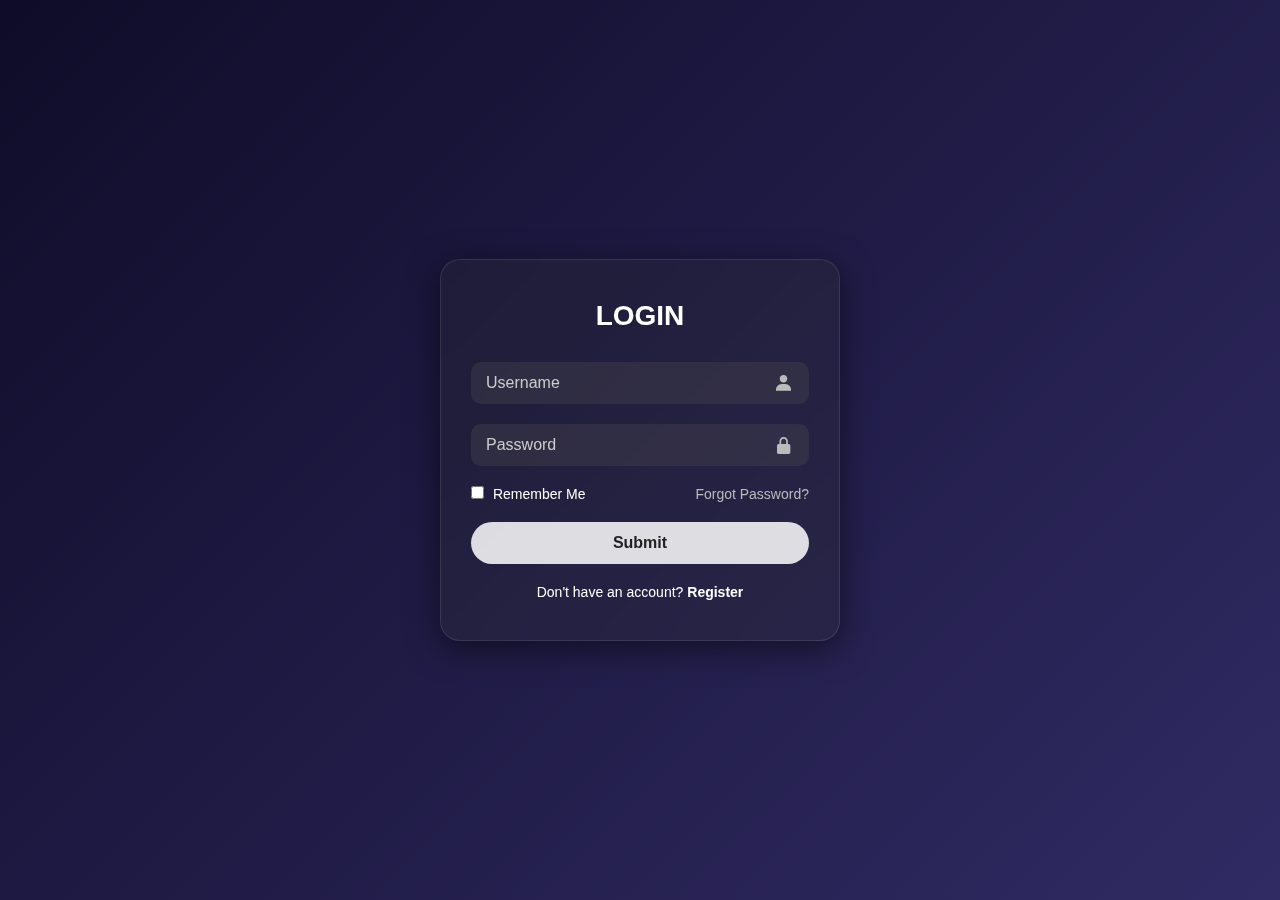
<file: index.html>
<!DOCTYPE html>
<html lang="en">
  <head>
    <meta charset="UTF-8" />
    <meta name="viewport" content="width=device-width, initial-scale=1.0" />
    <title>Login Form</title>
    
    <!-- Boxicons (for icons) -->
    <link
      href="https://unpkg.com/boxicons@2.1.4/css/boxicons.min.css"
      rel="stylesheet"
    />

    <!-- Your custom stylesheet -->
    <link rel="stylesheet" href="styles.css" />
  </head>
  <body>
    <div class="wrapper">
      <form action="#">
        <h1>LOGIN</h1>

        <!-- Username input -->
        <div class="input-box">
          <input type="text" placeholder="Username" required />
          <i class="bx bxs-user"></i>
        </div>

        <!-- Password input -->
        <div class="input-box">
          <input type="password" placeholder="Password" required />
          <i class="bx bxs-lock-alt"></i>
        </div>

        <!-- Remember me & forgot password -->
        <div class="remember-forget">
          <label><input type="checkbox" /> Remember Me</label>
          <a href="#">Forgot Password?</a>
        </div>

        <!-- Submit button -->
        <button type="submit" class="btn">Submit</button>

        <!-- Register link -->
        <div class="register-link">
          <p>Don't have an account? <a href="#">Register</a></p>
        </div>
      </form>
    </div>

    <!-- Optional script -->
    <script src="script.js"></script>
  </body>
</html>
</file>
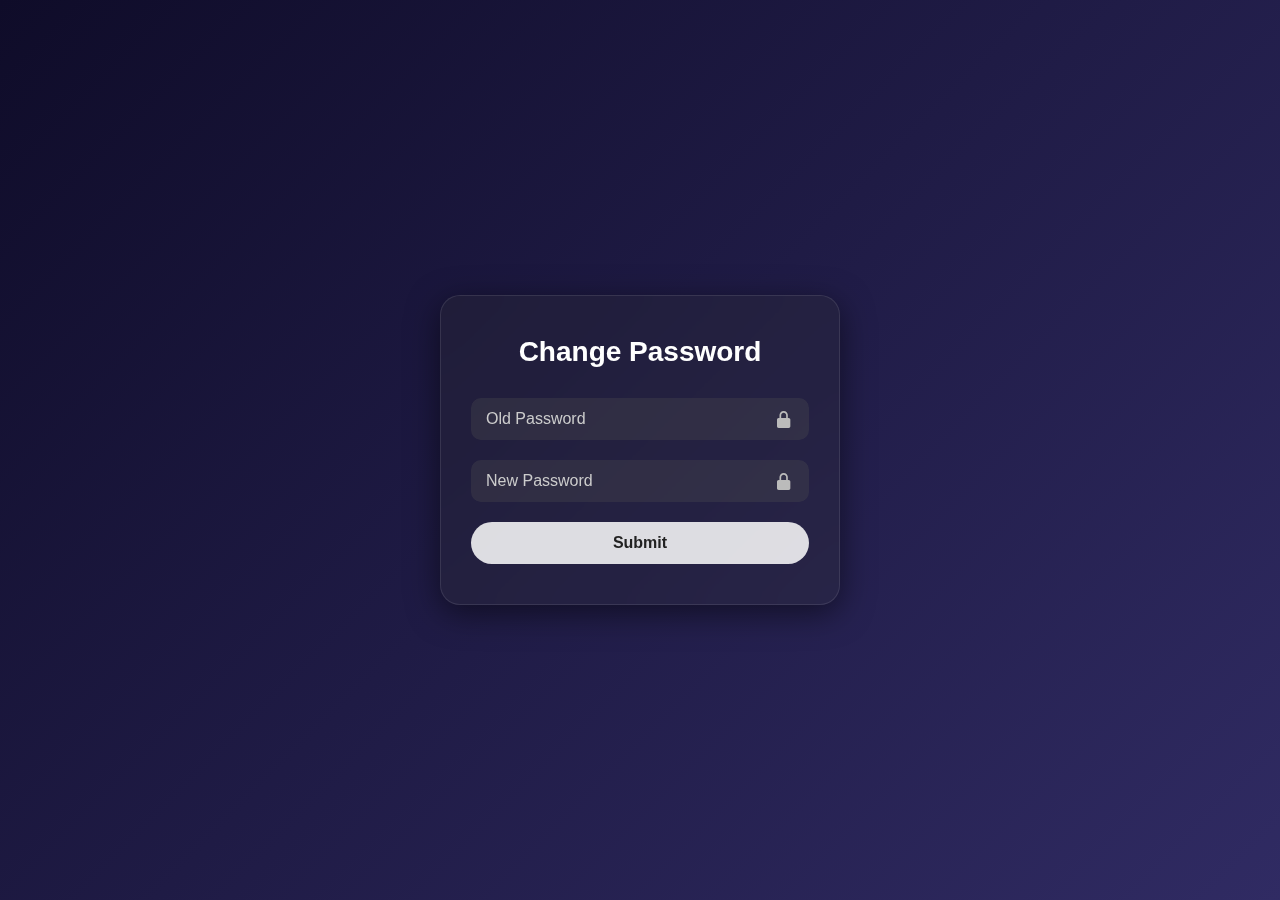
<file: changePassword/index.html>
<!DOCTYPE html>
<html lang="en">
  <head>
    <meta charset="UTF-8" />
    <meta name="viewport" content="width=device-width, initial-scale=1.0" />
    <title>Change Password Form</title>

    <link
      href="https://unpkg.com/boxicons@2.1.4/css/boxicons.min.css"
      rel="stylesheet"
    />

    <link rel="stylesheet" href="../styles.css" />
  </head>
  <body>
    <div class="wrapper">
      <form action="#">
        <h1>Change Password</h1>

        <div class="input-box">
          <input type="password" placeholder="Old Password" required />
          <i class="bx bxs-lock-alt"></i>
        </div>

        <div class="input-box">
          <input type="password" placeholder="New Password" required />
          <i class="bx bxs-lock-alt"></i>
        </div>

        <button type="submit" class="btn">Submit</button>
      </form>
    </div>
  </body>
</html>
</file>
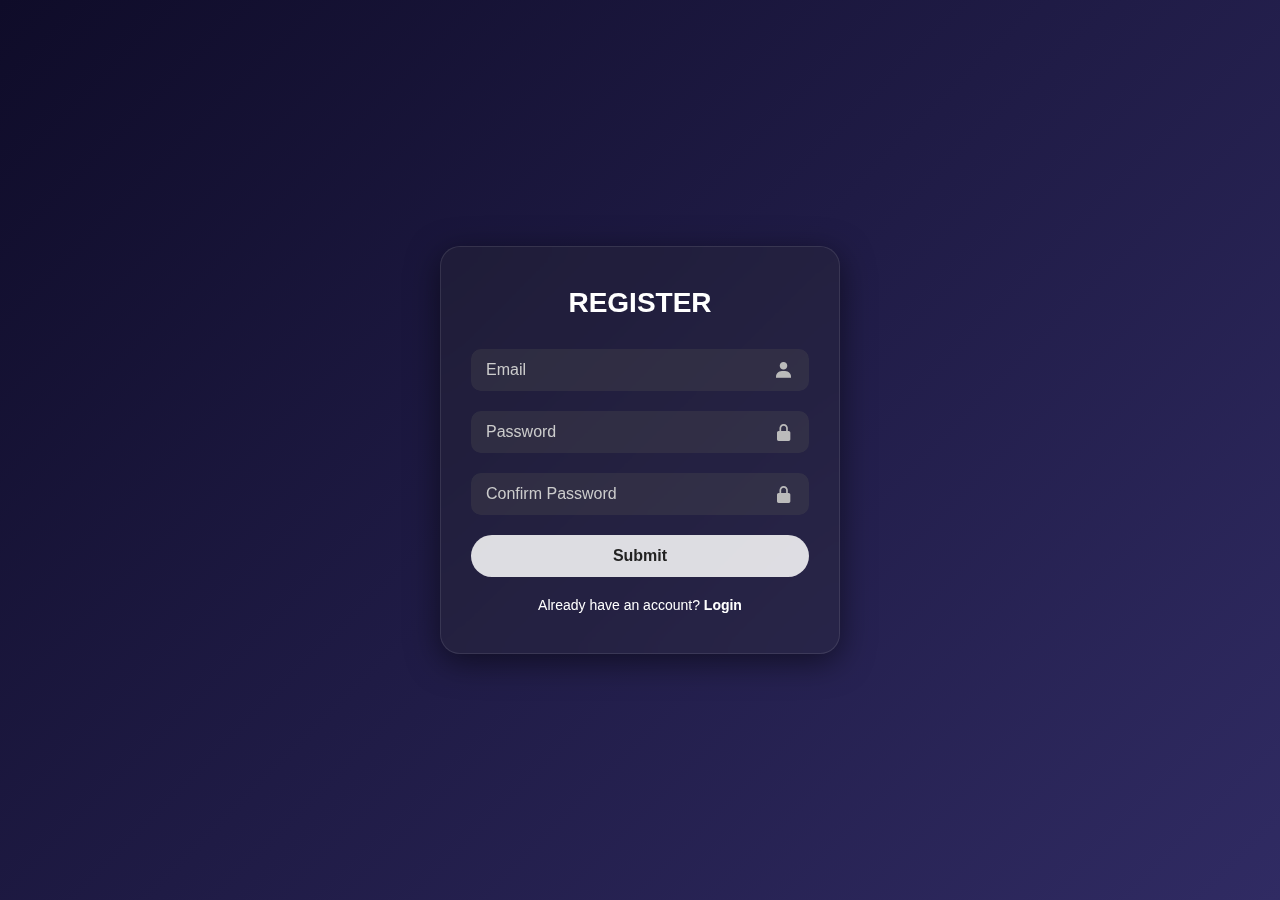
<file: register/index.html>
<!DOCTYPE html>
<html lang="en">
  <head>
    <meta charset="UTF-8" />
    <meta name="viewport" content="width=device-width, initial-scale=1.0" />
    <title>Login Form</title>
    
    <link
      href="https://unpkg.com/boxicons@2.1.4/css/boxicons.min.css"
      rel="stylesheet"
    />

    <link rel="stylesheet" href="../styles.css" />
  </head>
  <body>
    <div class="wrapper">
      <form action="#">
        <h1>REGISTER</h1>

        <div class="input-box">
          <input type="email" placeholder="Email" required />
          <i class="bx bxs-user"></i>
        </div>

        <div class="input-box">
          <input type="password" placeholder="Password" required />
          <i class="bx bxs-lock-alt"></i>
        </div>

        <div class="input-box">
          <input type="password" placeholder="Confirm Password" required />
          <i class="bx bxs-lock-alt"></i>
        </div>

        <button type="submit" class="btn" onclick="register()">Submit</button>

        <div class="register-link">
          <p>Already have an account? <a href="/">Login</a></p>
        </div>
      </form>
    </div>

    <script src="register.js"></script>
  </body>
</html>
</file>
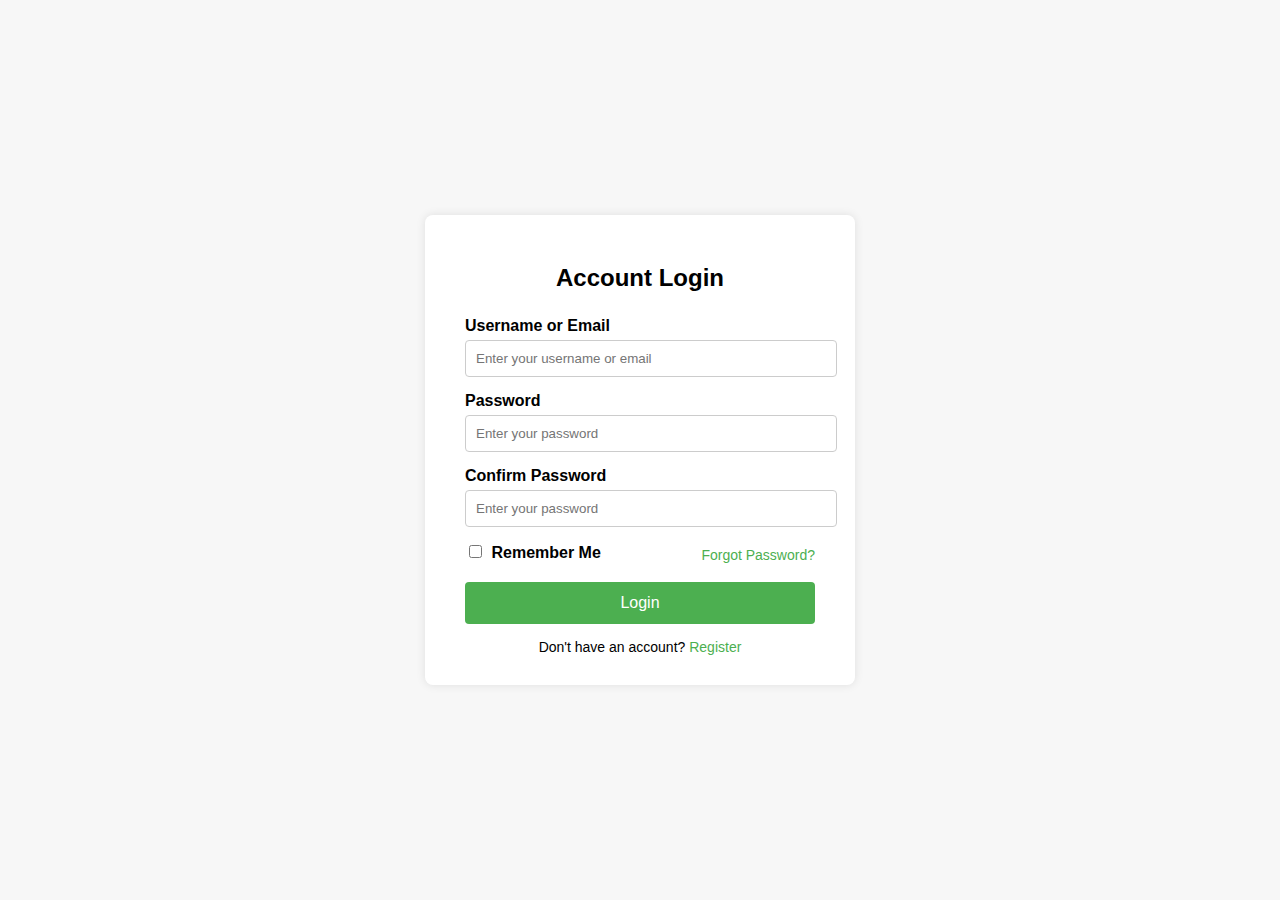
<file: login.html>
<!DOCTYPE html>
<html lang="en">
<head>
    <meta charset="UTF-8">
    <meta name="viewport" content="width=device-width, initial-scale=1.0">
    <title>Document</title>

    <link rel="stylesheet" href="login.css" />
</head>
<body>
<div class="login-box">
    <h2>Account Login</h2>
    <form action="login.php" method="POST">
        <label for="username">Username or Email</label>
        <input type="text" id="username" name="username" placeholder="Enter your username or email" required>

        <label for="password">Password</label>
        <input type="password" id="password" name="password" placeholder="Enter your password" required>

        <label for="password">Confirm Password</label>
        <input type="password" id="password" name="password" placeholder="Enter your password" required>

        <div class="remember-forgot">
            <label><input type="checkbox" name="remember"> Remember Me</label>
            <a href="#">Forgot Password?</a>
        </div>

        <input type="submit" value="Login">
    </form>

    <div class="register">
        Don't have an account? <a href="#">Register</a>
    </div>
</div>
</body>
</html>
</file>
<file: styles.css>
* {
    margin: 0;
    padding: 0;
    box-sizing: border-box;
    font-family: "Poppins", sans-serif;
}

body {
    display: flex;
    justify-content: center;
    align-items: center;
    height: 100vh;
    background: linear-gradient(135deg, #0f0c29, #302b63, #24243e, #6a0572, #ab83a1);
    background-size: 400% 400%;
    animation: animatedGradient 15s ease infinite;
    color: white;
    padding: 20px;
}

@keyframes animatedGradient {
    0% {
        background-position: 0% 50%;
    }

    50% {
        background-position: 100% 50%;
    }

    100% {
        background-position: 0% 50%;
    }
}


.wrapper {
    background: rgba(46, 46, 46, 0.25);
    backdrop-filter: blur(15px);
    -webkit-backdrop-filter: blur(15px);
    border: 1px solid rgba(255, 255, 255, 0.1);
    border-radius: 20px;
    box-shadow: 0 8px 32px rgba(0, 0, 0, 0.5);
    padding: 40px 30px;
    width: 100%;
    max-width: 400px;
}

.wrapper h1 {
    text-align: center;
    font-size: 28px;
    margin-bottom: 30px;
}

.input-box {
    position: relative;
    margin-bottom: 20px;
}

.input-box input {
    width: 100%;
    padding: 12px 40px 12px 15px;
    border: none;
    border-radius: 10px;
    background: rgba(255, 255, 255, 0.05);
    color: #fff;
    font-size: 16px;
    outline: none;
    backdrop-filter: blur(4px);
}

.input-box input::placeholder {
    color: #ccc;
}

.input-box i {
    position: absolute;
    right: 15px;
    top: 50%;
    transform: translateY(-50%);
    color: #bbb;
    font-size: 20px;
}

.remember-forget {
    display: flex;
    justify-content: space-between;
    align-items: center;
    font-size: 14px;
    margin-bottom: 20px;
}

.remember-forget input[type="checkbox"] {
    accent-color: #fff;
    margin-right: 5px;
}

.remember-forget a {
    color: #bbb;
    text-decoration: none;
    transition: color 0.3s ease;
}

.remember-forget a:hover {
    color: #fff;
}

.btn {
    width: 100%;
    padding: 12px;
    background: rgba(255, 255, 255, 0.85);
    color: #222;
    border: none;
    border-radius: 25px;
    font-size: 16px;
    font-weight: 600;
    cursor: pointer;
    transition: background-color 0.3s ease, transform 0.2s;
}

.btn:hover {
    background-color: #ffffff;
    transform: translateY(-2px);
}

.register-link {
    text-align: center;
    margin-top: 20px;
    font-size: 14px;
}

.register-link a {
    color: #fff;
    text-decoration: none;
    font-weight: 600;
    transition: text-decoration 0.3s ease;
}

.register-link a:hover {
    text-decoration: underline;
}
</file>
<file: login.css>
body {
            font-family: Arial, sans-serif;
            background-color: #f7f7f7;
            display: flex;
            align-items: center;
            justify-content: center;
            height: 100vh;
            margin: 0;
        }

        .login-box {
            background: #fff;
            padding: 30px 40px;
            border-radius: 8px;
            box-shadow: 0 0 10px rgba(0,0,0,0.1);
            width: 350px;
        }

        .login-box h2 {
            text-align: center;
            margin-bottom: 25px;
        }

        .login-box label {
            display: block;
            margin-bottom: 5px;
            font-weight: bold;
        }

        .login-box input[type="text"],
        .login-box input[type="password"] {
            width: 100%;
            padding: 10px;
            margin-bottom: 15px;
            border-radius: 4px;
            border: 1px solid #ccc;
        }

        .login-box input[type="checkbox"] {
            margin-right: 5px;
        }

        .login-box .remember-forgot {
            display: flex;
            justify-content: space-between;
            align-items: center;
            margin-bottom: 15px;
        }

        .login-box .remember-forgot a {
            text-decoration: none;
            color: #4CAF50;
            font-size: 14px;
        }

        .login-box input[type="submit"] {
            width: 100%;
            background-color: #4CAF50;
            color: white;
            border: none;
            padding: 12px;
            border-radius: 4px;
            cursor: pointer;
            font-size: 16px;
        }

        .login-box input[type="submit"]:hover {
            background-color: #45a049;
        }

        .login-box .register {
            text-align: center;
            margin-top: 15px;
            font-size: 14px;
        }

        .login-box .register a {
            color: #4CAF50;
            text-decoration: none;
        }
</file>
